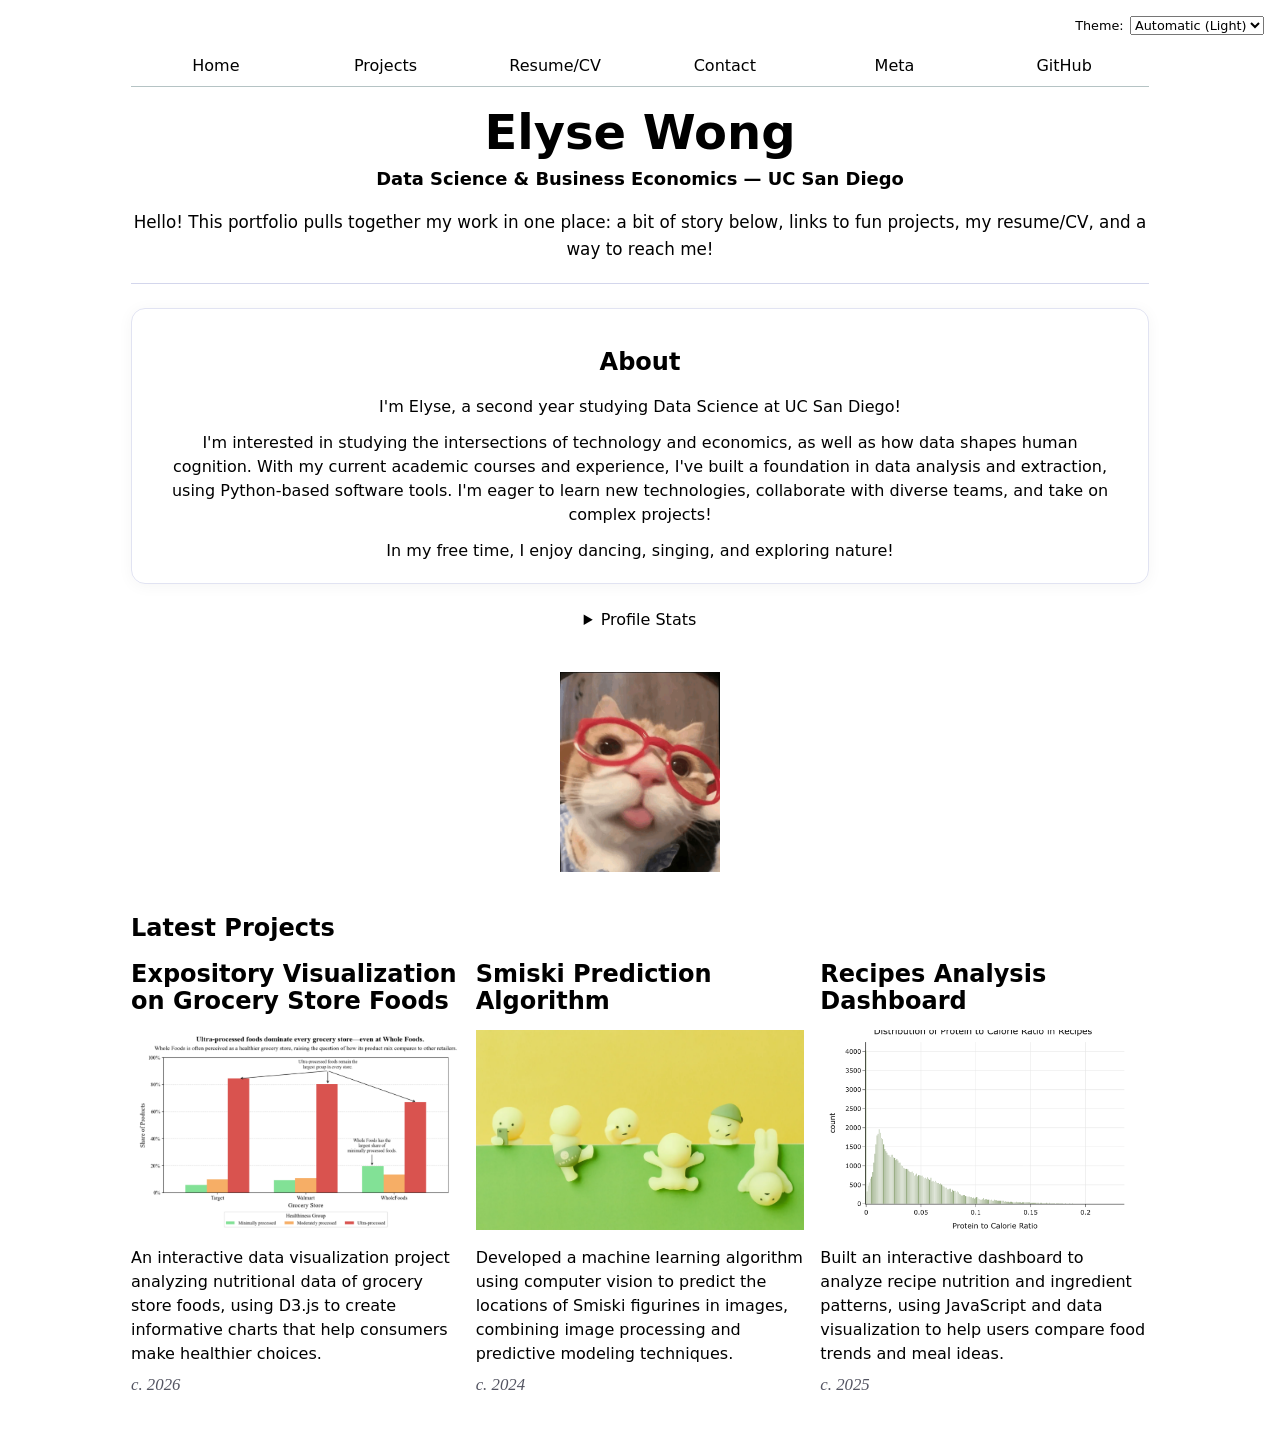
<file: index.html>
<!DOCTYPE html>
<html lang="en">
<head>
    <meta charset="UTF-8">
    <meta name="viewport" content="width=device-width, initial-scale=1.0">
    <script type="module" src="./global.js"></script>
    <script src="index.js" type="module" defer></script>
    <link rel="stylesheet" href="./styles.css">
    <title>Elyse Wong: Personal site and Portfolio</title>
</head>
<body class="home-page">
    <main class="home-main">
        <header class="home-hero">
            <h1>Elyse Wong</h1>
            <p class="home-tagline">Data Science &amp; Business Economics — UC San Diego</p>
            <p class="home-lead">Hello! This portfolio pulls together my work in one place: a bit of story below, links to fun projects, my resume/CV, and a way to reach me!</p>
        </header>

        <section class="home-about" aria-labelledby="about-heading">
            <h2 id="about-heading">About</h2>
            <p> I'm Elyse, a second year studying Data Science at UC San Diego! </p>
            <p> I'm interested in studying the intersections of technology and economics, as well as how data shapes human cognition. With my current academic courses and experience, I've built a foundation in data analysis and extraction, using Python-based software tools. I'm eager to learn new technologies, collaborate with diverse teams, and take on complex projects! </p>
            <p> In my free time, I enjoy dancing, singing, and exploring nature! </p>
        </section>

        <details class="profile-stats-dropdown">
            <summary>Profile Stats</summary>
            <div id="profile-stats">
                <h2>My GitHub Stats</h2>
                <dl></dl>
            </div>
        </details>

        <figure class="home-cat">
            <img src="images/cat.jpg" alt="Cute Cat Photo!">
        </figure>
    </main>
    <h2>Latest Projects</h2>
    <div class="projects">
    </div>

</body>
</html>
</file>
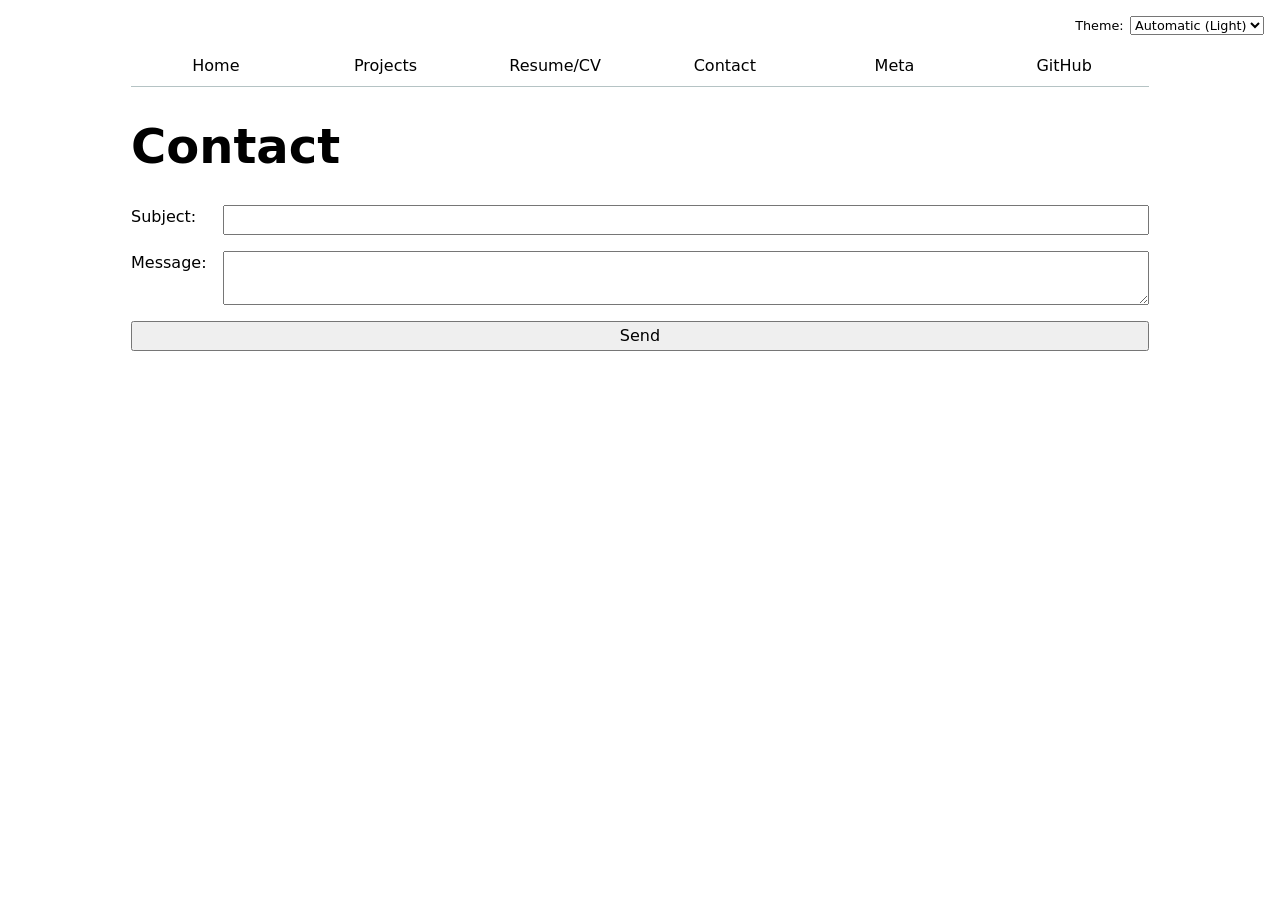
<file: contact/index.html>
<!DOCTYPE html>
<html lang="en">
<head>
    <meta charset="UTF-8">
    <meta name="viewport" content="width=device-width, initial-scale=1.0">
    <script type="module" src="../global.js"></script>
    <link rel="stylesheet" href="../styles.css" />
    <title>Contacts</title>
</head>
<body>
    <h1>Contact</h1>
     <form action="mailto:elyseewong@gmail.com">
        <label>
            Subject:
            <input name="subject">
        </label>

        <label>
            Message:
            <textarea name="body"></textarea>
        </label>

        <button>Send</button>
    </form>
</body>
</html>
</file>
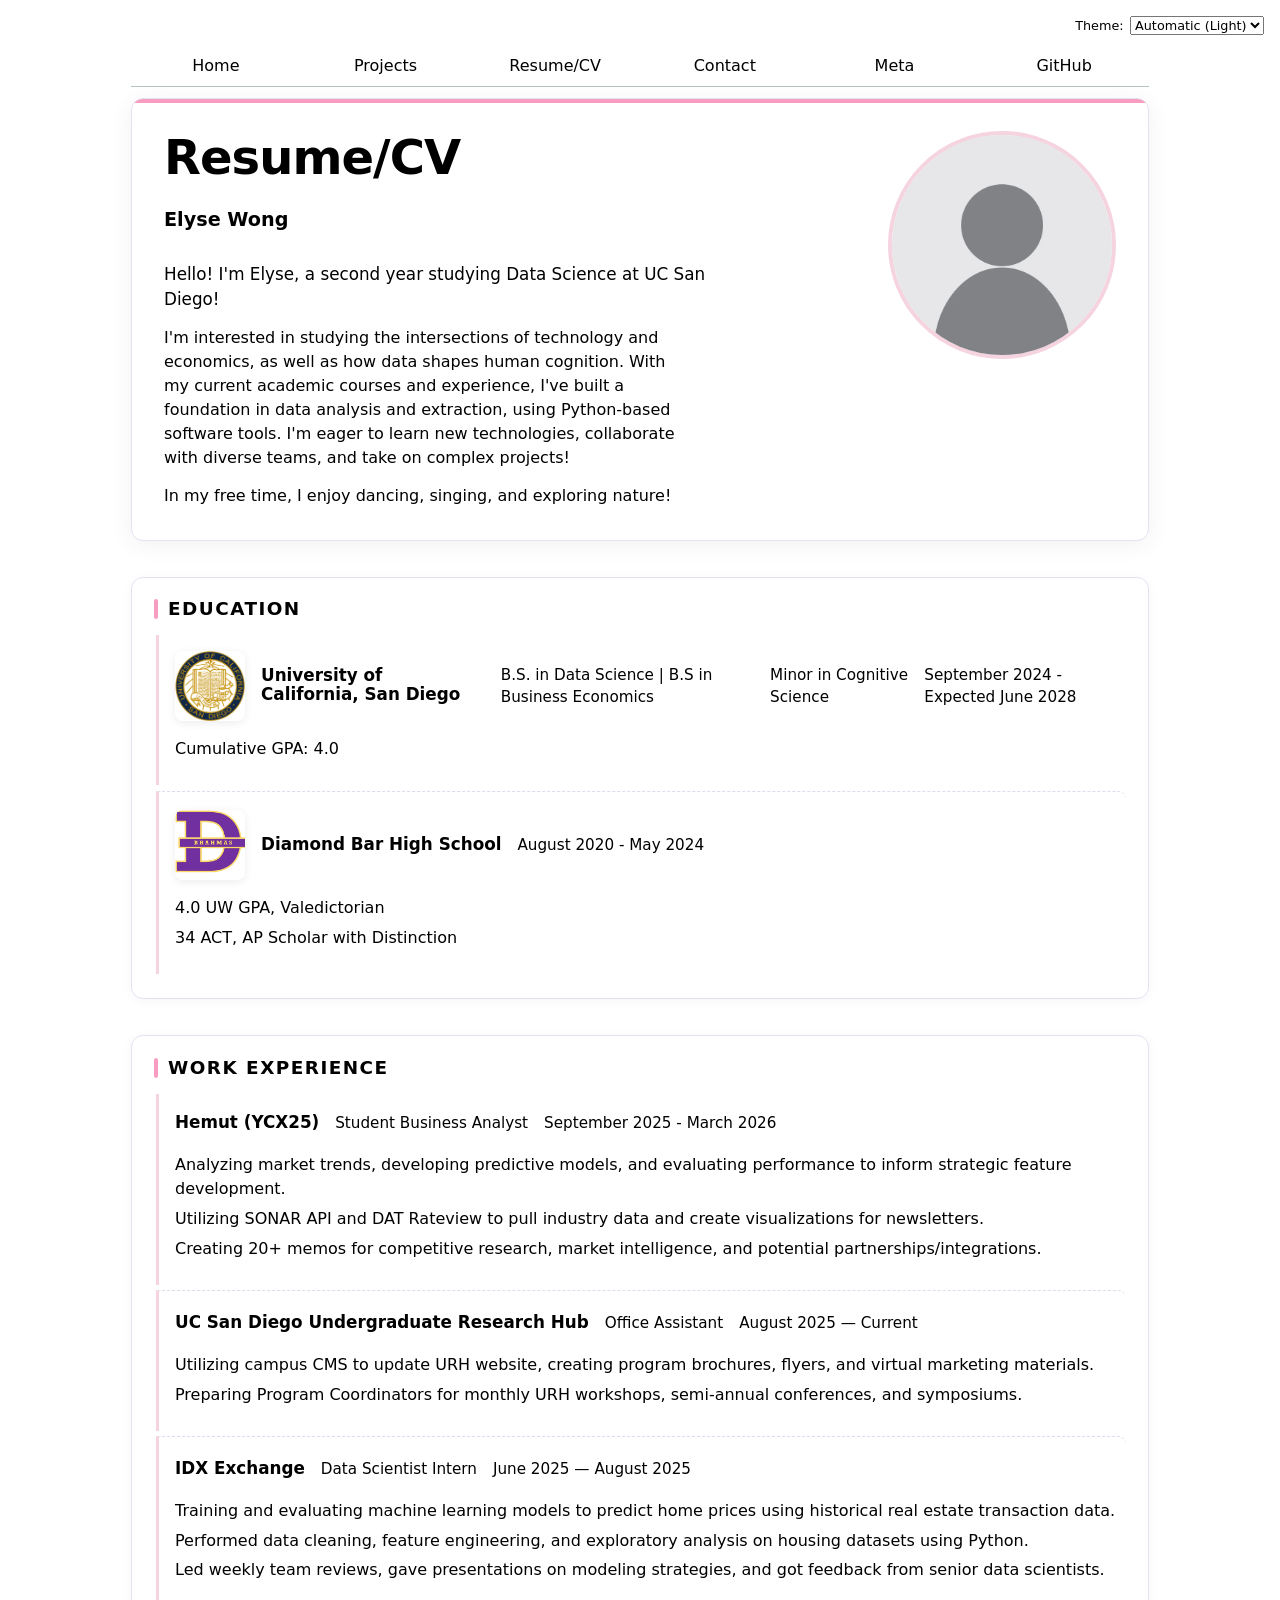
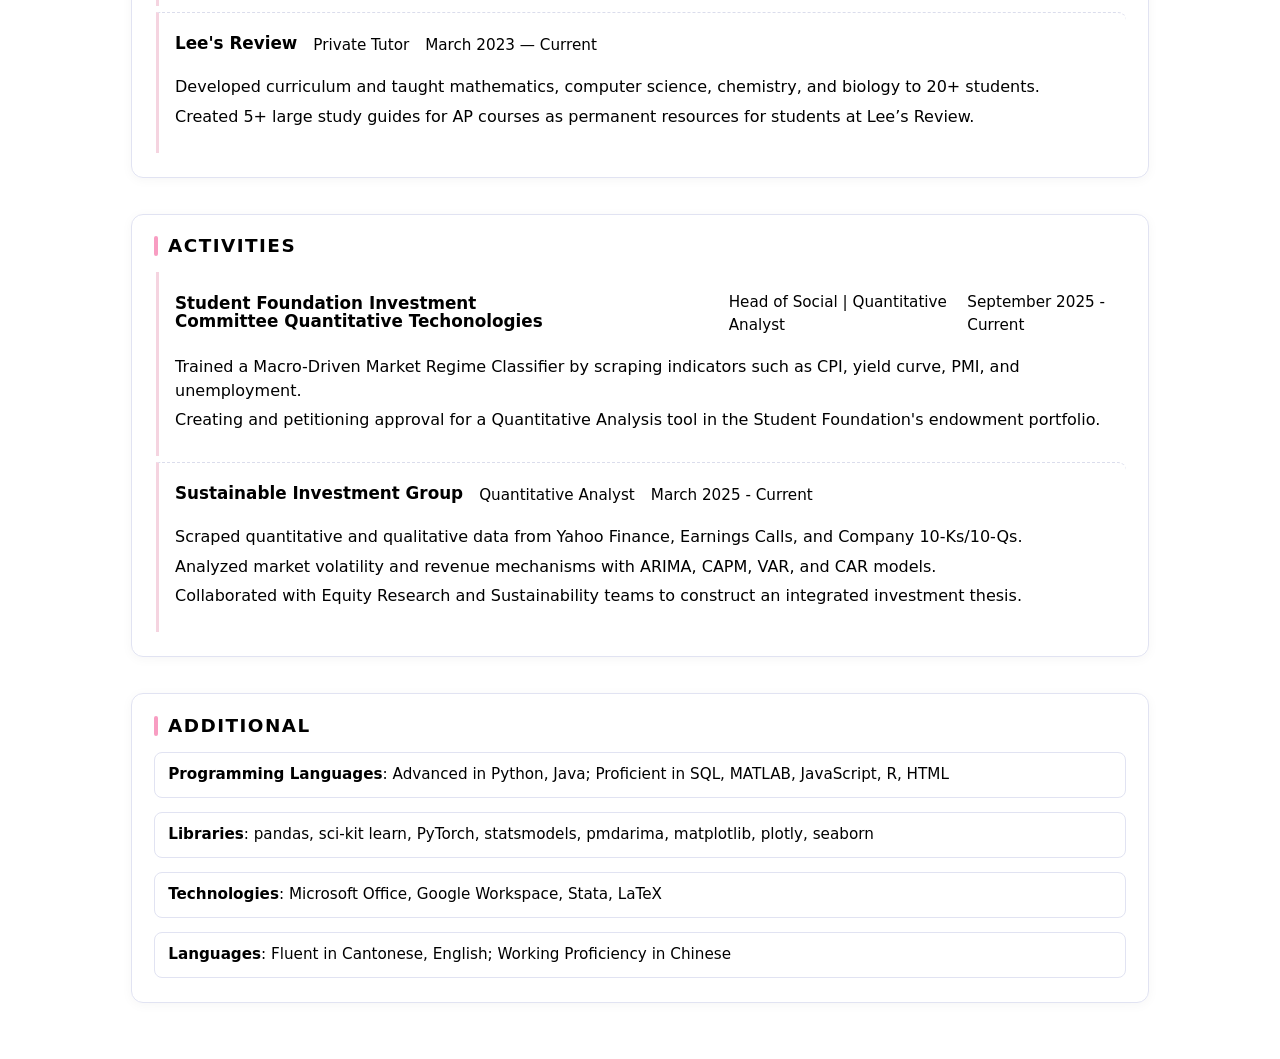
<file: cv/index.html>
<!DOCTYPE html>
<html lang="en">
<head>
    <meta charset="UTF-8">
    <meta name="viewport" content="width=device-width, initial-scale=1.0">
    <link rel="stylesheet" href="../styles.css" />
    <link rel="stylesheet" href="cv.css" />
    <script type="module" src="../global.js"></script>
    <title>Resume/CV</title>
</head>
<body class="cv-page">
    <main class="cv-container">
        <header class="cv-hero">
            <h1> Resume/CV </h1>
            <h2> Elyse Wong </h2>
            <figure class="cv-photo">
                <img src="images/image.png" alt="Elyse Wong" width="250" height="250">
            </figure>
            <div class="cv-lead">
                <p> Hello! I'm Elyse, a second year studying Data Science at UC San Diego! </p>
                <p> I'm interested in studying the intersections of technology and economics, as well as how data shapes human cognition. With my current academic courses and experience, I've built a foundation in data analysis and extraction, using Python-based software tools. I'm eager to learn new technologies, collaborate with diverse teams, and take on complex projects! </p>
                <p> In my free time, I enjoy dancing, singing, and exploring nature!</p>
            </div>
        </header>
        <section class="cv-section">
            <h3> Education </h3>
            <hr>
            <article>
                <header>
                    <img src="images/ucsd logo.png" class="wrap-image" width="70" alt="UC San Diego logo">
                    <h4> University of California, San Diego</h4>
                    <p> B.S. in Data Science | B.S in Business Economics </p>
                    <p> Minor in Cognitive Science </p>
                    <p><time datetime="2024-09">September 2024</time> - <time datetime="2028-06"> Expected June 2028</time></p>
                </header>
                <ul>
                    <li>Cumulative GPA: 4.0</li>
                </ul>
            </article>
            <article>
                <header>
                    <img src="images/dbhs logo.jpg" class="wrap-image" width="70" alt="Diamond Bar High School logo">
                    <h4>Diamond Bar High School</h4>
                    <p><time datetime="2020-08">August 2020</time> - <time datetime="2024-05"> May 2024</time></p>
                </header>
                <ul>
                    <li> 4.0 UW GPA, Valedictorian </li>
                    <li> 34 ACT, AP Scholar with Distinction </li>
                </ul>
            </article>
        </section>

        <section class="cv-section">
            <h3> Work Experience </h3>
            <hr>
            <article>
                <header>
                    <h4>Hemut (YCX25)</h4>
                    <p> Student Business Analyst </p>
                    <p><time datetime="2025-09">September 2025</time> - <time datetime="2026-03"> March 2026</time></p>
                </header>
                <ul>
                    <li>Analyzing market trends, developing predictive models, and evaluating performance to inform strategic feature development. </li>
                    <li>Utilizing SONAR API and DAT Rateview to pull industry data and create visualizations for newsletters. </li>
                    <li>Creating 20+ memos for competitive research, market intelligence, and potential partnerships/integrations.</li>
                </ul>
            </article>
            <article>
                <header>
                    <h4>UC San Diego Undergraduate Research Hub</h4>
                    <p> Office Assistant </p>
                    <p><time datetime="2025-08">August 2025</time> — Current</p>
                </header>
                <ul>
                    <li>Utilizing campus CMS to update URH website, creating program brochures, flyers, and virtual marketing materials. </li>
                    <li>Preparing Program Coordinators for monthly URH workshops, semi-annual conferences, and symposiums.</li>
                </ul>
            </article>
            <article>
                <header>
                    <h4>IDX Exchange</h4>
                    <p> Data Scientist Intern </p>
                    <p><time datetime="2025-06">June 2025</time> — <time datetime="2025-08">August 2025</time></p>
                </header>
                <ul>
                    <li>Training and evaluating machine learning models to predict home prices using historical real estate transaction data. </li>
                    <li>Performed data cleaning, feature engineering, and exploratory analysis on housing datasets using Python.</li>
                    <li>Led weekly team reviews, gave presentations on modeling strategies, and got feedback from senior data scientists.</li>
                </ul>
            </article>
            <article>
                <header>
                    <h4>Lee's Review</h4>
                    <p> Private Tutor </p>
                    <p><time datetime="2023-03">March 2023</time> — Current</p>
                </header>
                <ul>
                    <li>Developed curriculum and taught mathematics, computer science, chemistry, and biology to 20+ students. </li>
                    <li>Created 5+ large study guides for AP courses as permanent resources for students at Lee’s Review.</li>
                </ul>
            </article>
        </section>
        <section class="cv-section">
            <h3> Activities </h3>
            <hr>
            <article>
                <header>
                    <h4>Student Foundation Investment Committee Quantitative Techonologies</h4>
                    <p> Head of Social | Quantitative Analyst </p>
                    <p><time datetime="2025-09">September 2025</time> - Current</p>
                </header>
                <ul>
                    <li>Trained a Macro-Driven Market Regime Classifier by scraping indicators such as CPI, yield curve, PMI, and unemployment.</li>
                    <li>Creating and petitioning approval for a Quantitative Analysis tool in the Student Foundation's endowment portfolio.</li>
                </ul>
            </article>
            <article>
                <header>
                    <h4>Sustainable Investment Group</h4>
                    <p> Quantitative Analyst </p>
                    <p><time datetime="2025-03">March 2025</time> - Current</p>
                </header>
                <ul>
                    <li>Scraped quantitative and qualitative data from Yahoo Finance, Earnings Calls, and Company 10-Ks/10-Qs.</li>
                    <li>Analyzed market volatility and revenue mechanisms with ARIMA, CAPM, VAR, and CAR models.</li>
                    <li>Collaborated with Equity Research and Sustainability teams to construct an integrated investment thesis.</li>
                </ul>
            </article>
        </section>
        <section class="cv-section">
            <h3> Additional </h3>
            <hr>
            <p> <b>Programming Languages</b>: Advanced in Python, Java; Proficient in SQL, MATLAB, JavaScript, R, HTML</p>
            <p> <b>Libraries</b>: pandas, sci-kit learn, PyTorch, statsmodels, pmdarima, matplotlib, plotly, seaborn</p>
            <p> <b>Technologies</b>: Microsoft Office, Google Workspace, Stata, LaTeX</p>
            <p> <b>Languages</b>: Fluent in Cantonese, English; Working Proficiency in Chinese</p>
        </section>
    </main>
</body>
</html>
</file>
<file: styles.css>
:root {
  --color-accent: oklch(79.79% 0.11673 354.068);
  accent-color: var(--color-accent);
  color-scheme: dark light;
}

label.color-scheme {
  position: absolute;
  top: 1rem;
  right: 1rem;
  font-size: 80%;
  font-family: inherit;
  display: flex;
  gap: 0.5em;
  align-items: center;
}

label.color-scheme select {
  font: inherit;
}

body {
  /* Set line height to 1.5 times the font size
	   and use the OS’s UI font as the website font
	 */
  font: 100%/1.5 system-ui;
  max-width: 100ch;
  margin-left: auto;
  margin-right: auto;
  padding: 3%;
  background-color: canvas;
  color: canvastext;
}

nav {
    display: flex;
    margin-bottom: 1%;
    --border-color: oklch(50% 10% 200 / 40%);
}

nav a {
    flex: 1;
    text-decoration: none;
    color: inherit;
    padding: 0.5em;
    text-align: center;
    border-bottom-width: 1px;
    border-bottom-style: solid;
    border-bottom-color: var(--border-color);
}

nav a:hover {
  border-bottom: 0.4em solid var(--color-accent);
  background-color: color-mix(in oklch, var(--color-accent), canvas 85%);
}

nav a.current {
    font-weight: bold;
    text-decoration: none;
    border-bottom-width: 0.4em;
    padding-bottom: 0.5em;
}

form {
  display: grid;
  grid-template-columns: auto 1fr;
  gap: 1em; 
}

label {
  display: grid;
  grid-template-columns: subgrid;
  grid-column: 1 / -1;
}

button {
  grid-column: 1 / -1;
}

input,
textarea,
button {
  font: inherit;
}

input,
textarea {
  width: 100%;
  box-sizing: border-box;
}

.projects {
  display: grid;
  grid-template-columns: repeat(auto-fit, minmax(15em, 1fr));
  gap: 1em;
}

article {
  display: grid;
  grid-template-rows: subgrid;
  grid-row: span 3;
}

.projects h2 {
  margin: 0;
}

.project-copy {
  display: grid;
  gap: 0.35rem;
}

.project-copy p {
  margin: 0;
}

.project-year {
  font-family: Baskerville, "Palatino Linotype", Palatino, "Times New Roman", serif;
  font-size: 1.05rem;
  font-style: italic;
  font-variant-numeric: oldstyle-nums;
  color: oklch(45% 0.02 280);
}

img {
  width: 100%;
  height: 200px;
  object-fit: cover;
}

#projects-pie-plot {
  width: 12rem;
  height: 12rem;
  display: flexbox;
  margin: 0 0 1.25rem;
  overflow: visible;
  flex: 1;

  &:has(path:hover) {
    path:not(:hover) {
      opacity: 0.5;
    }
  }
}

path {
  transition: 300ms;
}

.selected {
  --color: oklch(60% 45% 0) !important;

  &:is(path) {
    fill: var(--color);
  }
}

path {
  cursor: pointer;
}

.legend {
  display: grid;
  grid-template-columns: repeat(auto-fill, minmax(9em, 1fr));
  border: 1px solid oklch(88% 0.03 280);
  border-radius: 14px;
  padding: 0.75rem 1rem;
  margin: 1.25rem 0 1.75rem;
  box-sizing: border-box;
  gap: 0.4rem;
  flex: 1;
  list-style: none; 
}

.legend-item {
  display: flex;
  align-items: center;
  gap: 0.25rem;
}

.swatch {
  display: inline-block;
  width: 0.95rem;
  aspect-ratio: 1 / 1;
  background-color: var(--color);
  border-radius: 50%;
  flex-shrink: 0;
}

.container {
  display: flex;
  gap: 1.5rem;
  align-items: center;
}

.searchBar {
  display: block;
  width: 100%;
  max-width: 100%;
  box-sizing: border-box;
  font: inherit;
  margin: 0 0 1.25rem;
  padding: 0.55rem 0.75rem;
  border: 1px solid oklch(88% 0.03 280);
  border-radius: 10px;
  background: canvas;
  color: canvastext;
}

h1,
h2,
h3,
h4,
h5,
h6 {
  line-height: 1.1;
  text-wrap: balance;
}

h1 {
  font-size: 300%;
}

/* Home page */

body.home-page {
  min-height: 100vh;
}
.home-main {
  display: flex;
  flex-direction: column;
  align-items: center;
  text-align: center;
  gap: 1.5rem;
  margin-left: auto;
  margin-right: auto;
  padding-top: 0.5rem;
}
.home-hero {
  width: 100%;
  padding-bottom: 1.25rem;
  border-bottom: 1px solid oklch(88% 0.03 280);
}
.home-hero h1 {
  margin: 0 0 0.5rem;
}
.home-tagline {
  margin: 0 0 1rem;
  font-size: 1.12rem;
  font-weight: 650;
  text-wrap: balance;
  max-width: 100 ch;
  margin-left: auto;
  margin-right: auto;
}
.home-lead {
  margin: 0;
  font-size: 1.05rem;
  line-height: 1.6;
  text-wrap: pretty;
}
.home-lead + .home-lead {
  margin-top: 0.85rem;
}
.home-about {
  width: 100%;
  border: 1px solid oklch(92% 0.02 280);
  border-radius: 14px;
  padding: 1.25rem 2rem;
  box-shadow: 0 2px 16px oklch(0% 0 0 / 0.045);
  box-sizing: border-box;
  max-width: 100 ch;
  margin-left: auto;
  margin-right: auto;
}

.home-about p {
  margin: 0;
  max-width: 100 ch;
  margin-left: auto;
  margin-right: auto;
}

.home-about p + p {
  margin-top: 0.75rem;
}

#profile-stats h2 {
  margin: 0 0 0.75rem;
  font-size: 1.1rem;
}

#profile-stats dl {
  display: grid;
  grid-template-columns: repeat(4, 1fr);
  gap: 1em;
}

#profile-stats dt {
  grid-row: 1;
}

#profile-stats dd {
  grid-row: 2;
}

#scrolly-1 {
  position: relative;
  display: flex;
  gap: 1rem;
}

#scrolly-1 > * {
  flex: 1;
}

#scatter-story {
  position: relative;
}

#scatter-story .step {
  padding-bottom: 2rem;
}

#scatter-plot {
  position: sticky;
  top: 0;
  left: 0;
  bottom: auto;
  height: 100vh;
  overflow: hidden;
  padding-top: 1.5rem;
  box-sizing: border-box;
}

#scatter-plot h2 {
  text-align: center;
  margin-top: 0;
  margin-bottom: 0.75rem;
}

#scrolly-2 {
  position: relative;
  display: flex;
  gap: 1rem;
}

#scrolly-2 > * {
  flex: 1;
}

#files-viz {
  position: sticky;
  top: 0;
  left: 0;
  bottom: auto;
  height: 100vh;
  overflow: hidden;
}

#files-story {
  position: relative;
}

#files-story .step {
  padding-bottom: 2rem;
}

#files {
  display: grid;
  grid-template-columns: 1fr 4fr;
}

#files > div {
  grid-column: 1 / -1;
  display: grid;
  grid-template-columns: subgrid;
}

#files dt {
  grid-column: 1;
}

#files dt small {
  display: block;
  font-size: 0.85em;
  opacity: 0.6;
}

#files dd {
  grid-column: 2;
  display: flex;
  flex-wrap: wrap;
  align-items: start;
  align-content: start;
  gap: 0.15em;
  padding-top: 0.6em;
  margin-left: 0;
}

.loc {
  display: flex;
  width: 0.5em;
  aspect-ratio: 1;
  background: var(--color);
  border-radius: 50%;
}
</file>
<file: cv/cv.css>
body.cv-page {
  --cv-accent: var(--color-accent);
  --cv-radius: 12px;
  --cv-shadow: 0 4px 24px oklch(0% 0 0 / 0.06);
  min-height: 100vh;
  max-width: 100ch;
  padding-bottom: 3rem;
}

.cv-container {
  display: flex;
  flex-direction: column;
  gap: 2.25rem;
}

.cv-hero {
  display: grid;
  gap: 1.25rem 1.75rem;
  align-items: start;
  padding: 1.75rem 1.5rem;
  background: var(--cv-surface);
  border-radius: var(--cv-radius);
  box-shadow: var(--cv-shadow);
  border: 1px solid oklch(92% 0.02 280);
  position: relative;
  overflow: hidden;
}

.cv-hero::before {
  content: "";
  position: absolute;
  top: 0;
  left: 0;
  right: 0;
  height: 4px;
  background: var(--cv-accent);
  border-radius: var(--cv-radius) var(--cv-radius) 0 0;
}

@media (min-width: 640px) {
  .cv-hero {
    grid-template-columns: minmax(0, 1fr) auto;
    grid-template-rows: auto auto 1fr;
    padding: 2rem 2rem;
  }

  .cv-hero h1 {
    grid-column: 1;
    grid-row: 1;
    margin: 0;
  }

  .cv-hero h2 {
    grid-column: 1;
    grid-row: 2;
    margin: 0.25rem 0 0;
    font-size: 1.35rem;
    font-weight: 600;
  }

  .cv-hero .cv-photo {
    grid-column: 2;
    grid-row: 1 / span 3;
    margin: 0;
  }

  .cv-hero .cv-lead {
    grid-column: 1;
    grid-row: 3;
    margin-top: 0.75rem;
  }
}

.cv-hero h1 {
  font-size: 300%;
  margin: 0;
  letter-spacing: -0.02em;
}

.cv-hero h2 {
  font-size: 1.2rem;
  font-weight: 600;
  margin: 0.35rem 0 0;
}

.cv-photo {
  margin: 0;
  justify-self: center;
}

.cv-photo img {
  display: block;
  width: min(220px, 72vw);
  height: auto;
  border-radius: 50%;
  object-fit: cover;
  aspect-ratio: 1;
  border: 4px solid oklch(90% 0.04 354);
}

.cv-lead {
  display: flex;
  flex-direction: column;
  gap: 0.85rem;
}

.cv-lead p {
  margin: 0;
  max-width: 52ch;
  color: canvastext;
}

.cv-lead p:first-of-type {
  font-size: 1.05rem;
}

.cv-section {
  background: var(--cv-surface);
  border-radius: var(--cv-radius);
  padding: 1.35rem 1.35rem 1.5rem;
  border: 1px solid oklch(92% 0.02 280);
  box-shadow: 0 2px 12px oklch(0% 0 0 / 0.04);
}

.cv-section > h3 {
  margin: 0 0 1rem;
  font-size: 1.15rem;
  text-transform: uppercase;
  letter-spacing: 0.08em;
  color: canvastext;
  display: flex;
  align-items: center;
  gap: 0.65rem;
}

.cv-section > h3::before {
  content: "";
  width: 4px;
  height: 1.1em;
  background: var(--cv-accent);
  border-radius: 2px;
  flex-shrink: 0;
}

.cv-section > hr {
  display: none;
}

.cv-section article {
  padding: 1rem 0 1.15rem;
  border-left: 3px solid oklch(90% 0.04 354);
  padding-left: 1rem;
  margin-left: 0.15rem;
  border-radius: 0 8px 8px 0;
}

.cv-section article + article {
  margin-top: 0.35rem;
  border-top: 1px dashed oklch(90% 0.02 280);
  border-left: 3px solid oklch(90% 0.04 354);
  padding-top: 1.15rem;
}

.cv-section article header {
  display: flex;
  align-items: center;
  gap: 1rem;
  margin-bottom: 0.5rem;
}

.cv-section article header h4 {
  margin: 0 0 0.2rem;
  font-size: 1.05rem;
}

.cv-section article header p {
  margin: 0.15rem 0;
  color: var(--cv-text-muted);
  font-size: 0.95rem;
}

.cv-section article header time {
  font-variant-numeric: tabular-nums;
}

.cv-section article header .wrap-image {
  width: 70px;
  height: 70px;
  object-fit: contain;
  flex-shrink: 0;
  border-radius: 8px;
  box-shadow: 0 2px 8px oklch(0% 0 0 / 0.08);
  margin: 0;
}

.cv-section article ul {
  margin: 0.5rem 0 0;
  padding-left: 0;
  list-style: none;
}

.cv-section article li {
  margin-bottom: 0.35rem;
}

.cv-section:last-of-type p {
  margin: 0 0 0.85rem;
  padding: 0.65rem 0.85rem;
  border-radius: 8px;
  border: 1px solid oklch(92% 0.02 280);
  font-size: 0.95rem;
  line-height: 1.55;
}

.cv-section:last-of-type p:last-child {
  margin-bottom: 0;
}

.cv-section:last-of-type b {
  color: canvastext;
  font-weight: 650;
}
</file>
